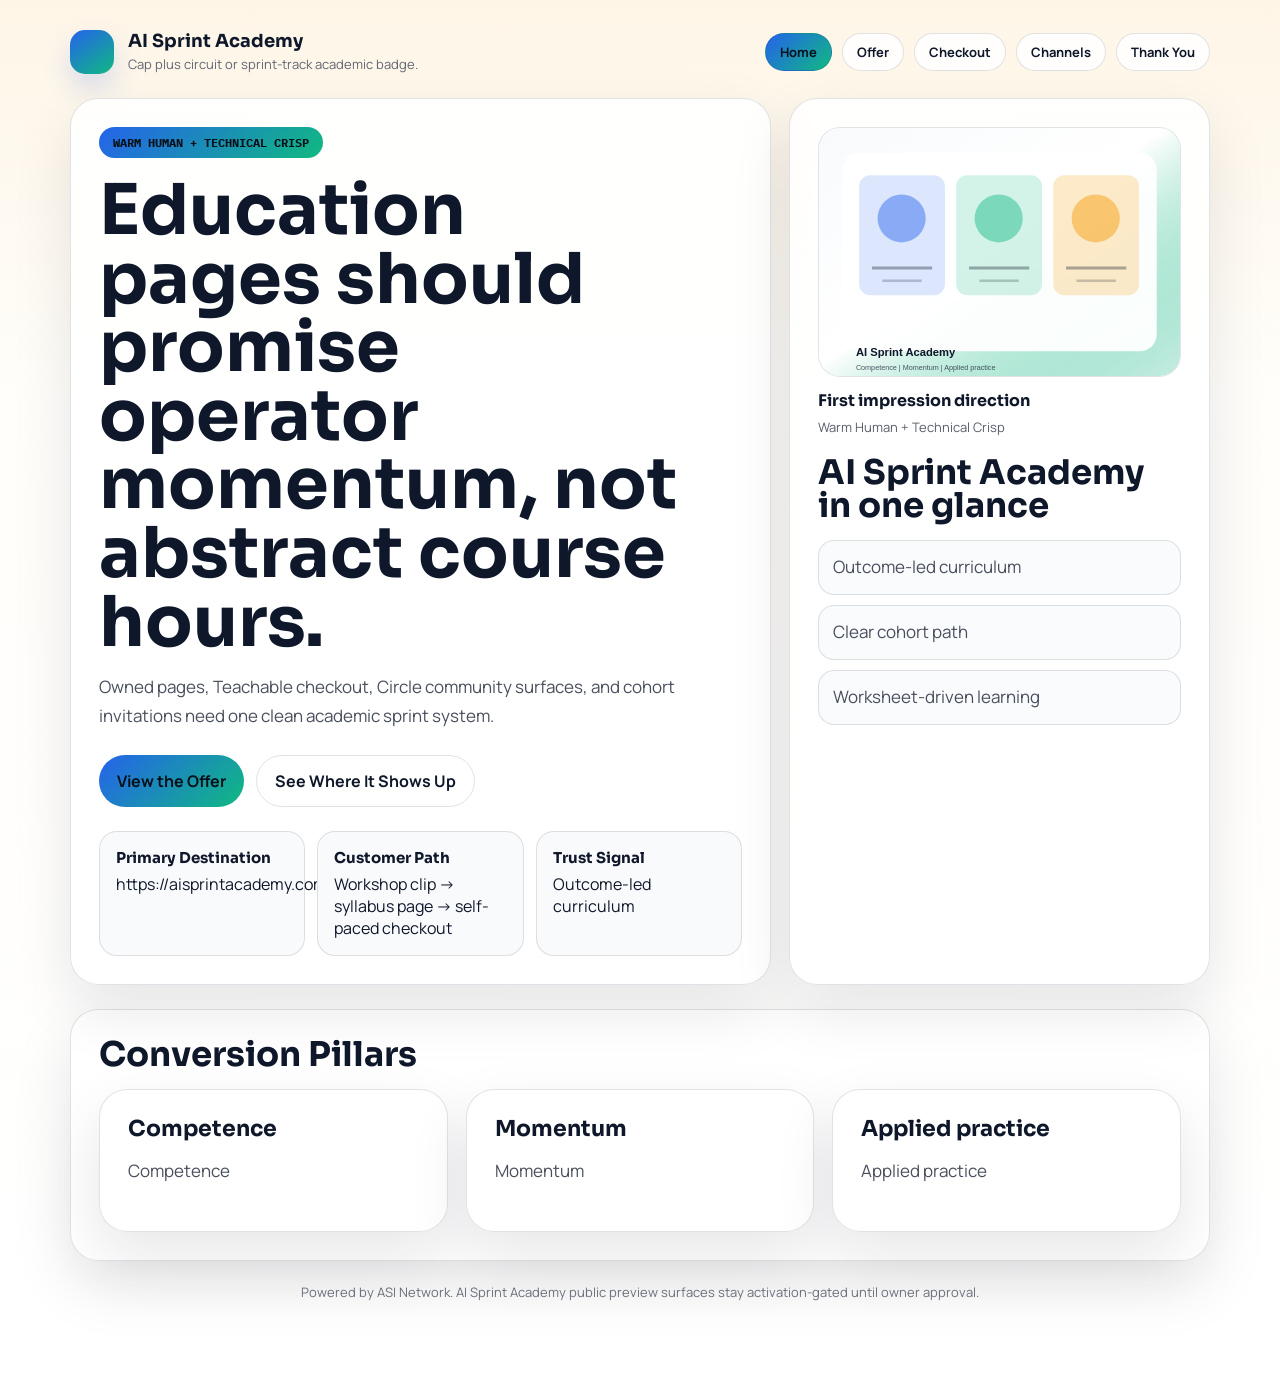
<file: index.html>
<!doctype html>
<html>
<head>
  <meta charset="utf-8" />
  <meta name="viewport" content="width=device-width, initial-scale=1" />
  <title>AI Sprint Academy | Home</title>
  <link rel="preconnect" href="https://fonts.googleapis.com" /><link rel="preconnect" href="https://fonts.gstatic.com" crossorigin /><link href="https://fonts.googleapis.com/css2?family=Sora:wght@400;500;600;700;800&family=Manrope:wght@400;500;600;700;800&family=IBM+Plex+Mono:wght@400;500;600;700;800&display=swap" rel="stylesheet" />
  <link rel="stylesheet" href="./styles.css" />
</head>
<body class="mode-human">
  <main class="page">
    <header class="header">
      <a class="brand" href="./index.html">
        <span class="brand-mark"></span>
        <span class="brand-copy">
          <strong>AI Sprint Academy</strong>
          <span>Cap plus circuit or sprint-track academic badge.</span>
        </span>
      </a>
      <nav class="nav">
        <a class='button primary' href='index.html'>Home</a>
        <a class='button ghost' href='offer.html'>Offer</a>
        <a class='button ghost' href='checkout.html'>Checkout</a>
        <a class='button ghost' href='channels.html'>Channels</a>
        <a class='button ghost' href='thank-you.html'>Thank You</a>
      </nav>
    </header>

    <section class="hero">
      <article class="hero-card">
        <div class="eyebrow">Warm Human + Technical Crisp</div>
        <h1>Education pages should promise operator momentum, not abstract course hours.</h1>
        <p>Owned pages, Teachable checkout, Circle community surfaces, and cohort invitations need one clean academic sprint system.</p>
        <div class="actions">
          <a class="button primary" href="./offer.html">View the Offer</a>
          <a class="button ghost" href="./channels.html">See Where It Shows Up</a>
        </div>
        <div class="meta">
          <div class="meta-card">
            <strong>Primary Destination</strong>
            <span>https://aisprintacademy.com</span>
          </div>
          <div class="meta-card">
            <strong>Customer Path</strong>
            <span>Workshop clip -&gt; syllabus page -&gt; self-paced checkout</span>
          </div>

          <div class="meta-card">
            <strong>Trust Signal</strong>
            <span>Outcome-led curriculum</span>
          </div>
        </div>
      </article>
      <aside class="visual-side">

      <figure class="visual-board visual-human">
        <img class="visual-img" src="[data-uri]" alt="AI Sprint Academy homepage visual system" loading="eager" />
        <figcaption>
          <strong>First impression direction</strong>
          <span>Warm Human + Technical Crisp</span>
        </figcaption>
      </figure>

        <h2>AI Sprint Academy in one glance</h2>
        <ul class="proof-points"><li>Outcome-led curriculum</li><li>Clear cohort path</li><li>Worksheet-driven learning</li></ul>
      </aside>
    </section>
    <section class="panel" style="margin-top:24px;">
      <h2>Conversion Pillars</h2>
      <div class="grid-three" style="margin-top:18px;">
        <article class='offer-card'><h3>Competence</h3><p>Competence</p></article><article class='offer-card'><h3>Momentum</h3><p>Momentum</p></article><article class='offer-card'><h3>Applied practice</h3><p>Applied practice</p></article>
      </div>
    </section>

    <div class="footer-note">Powered by ASI Network. AI Sprint Academy public preview surfaces stay activation-gated until owner approval.</div>
  </main>
</body>
</html>
</file>
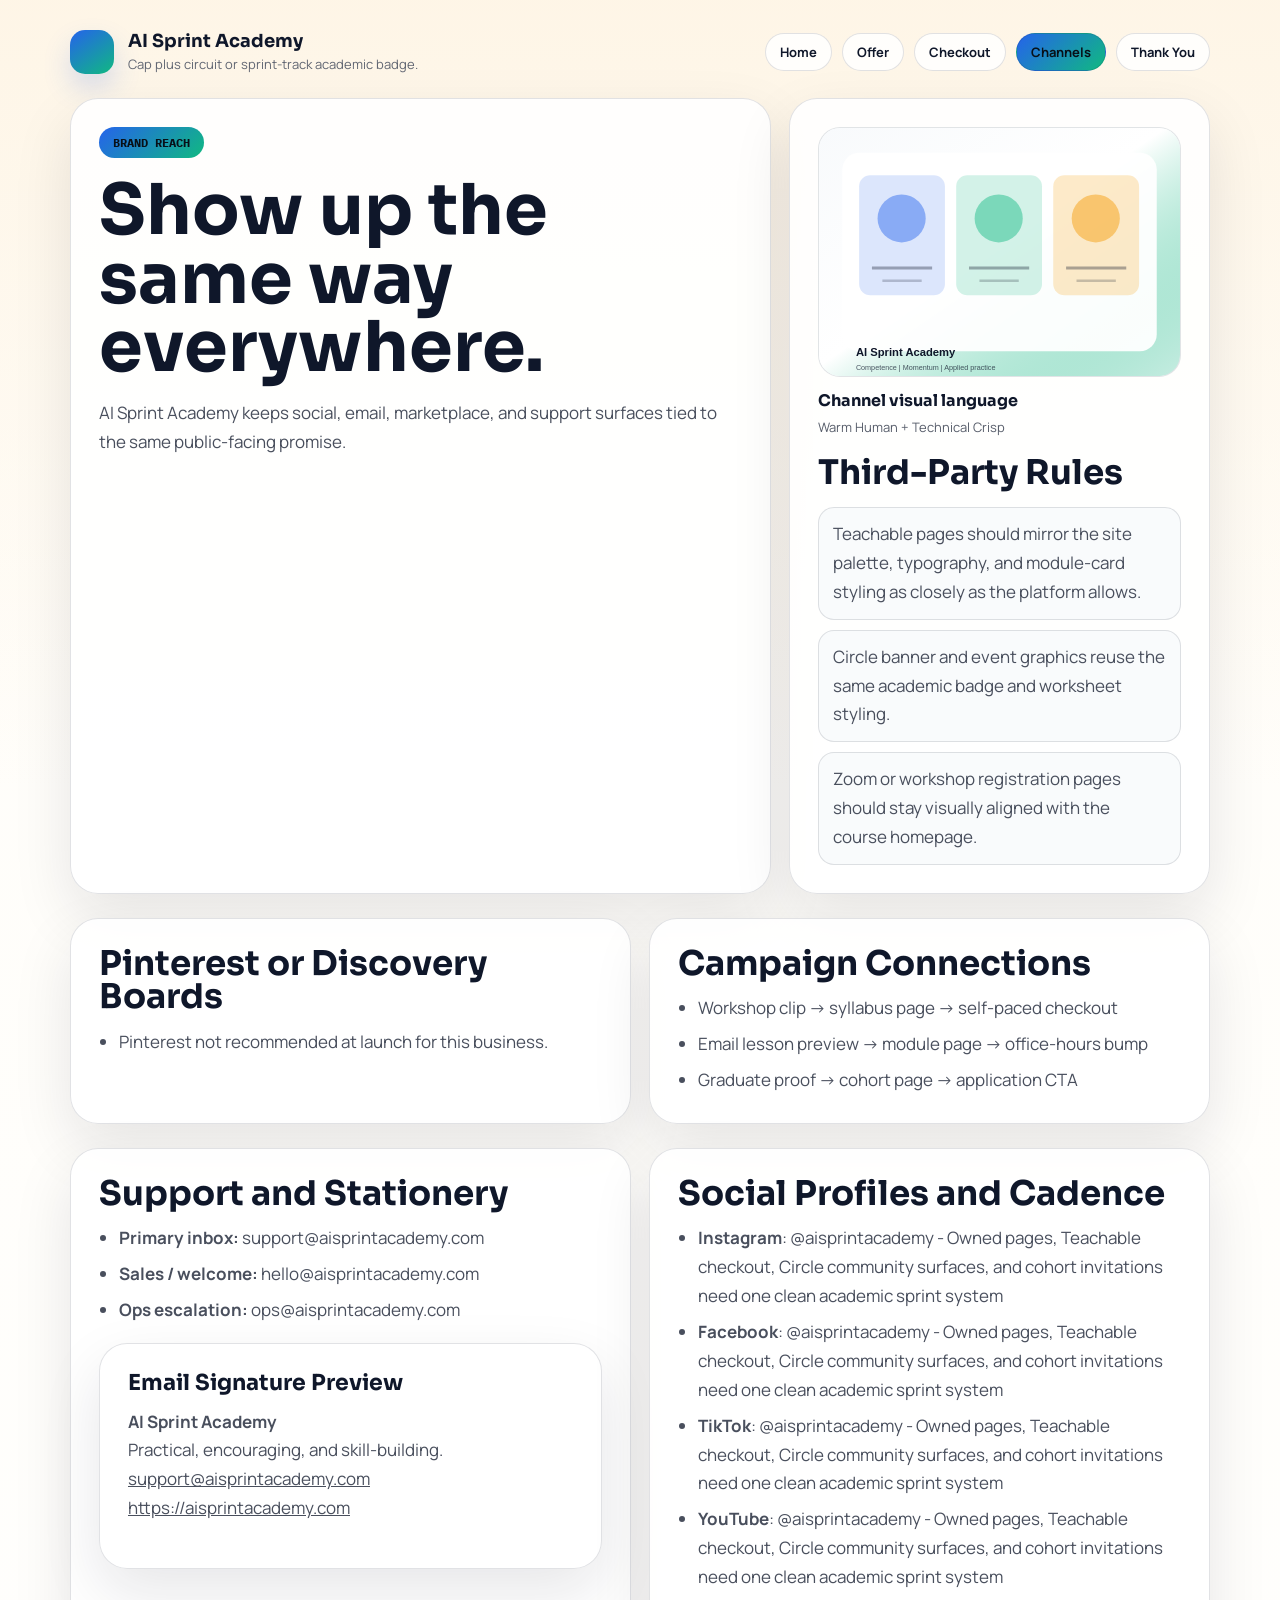
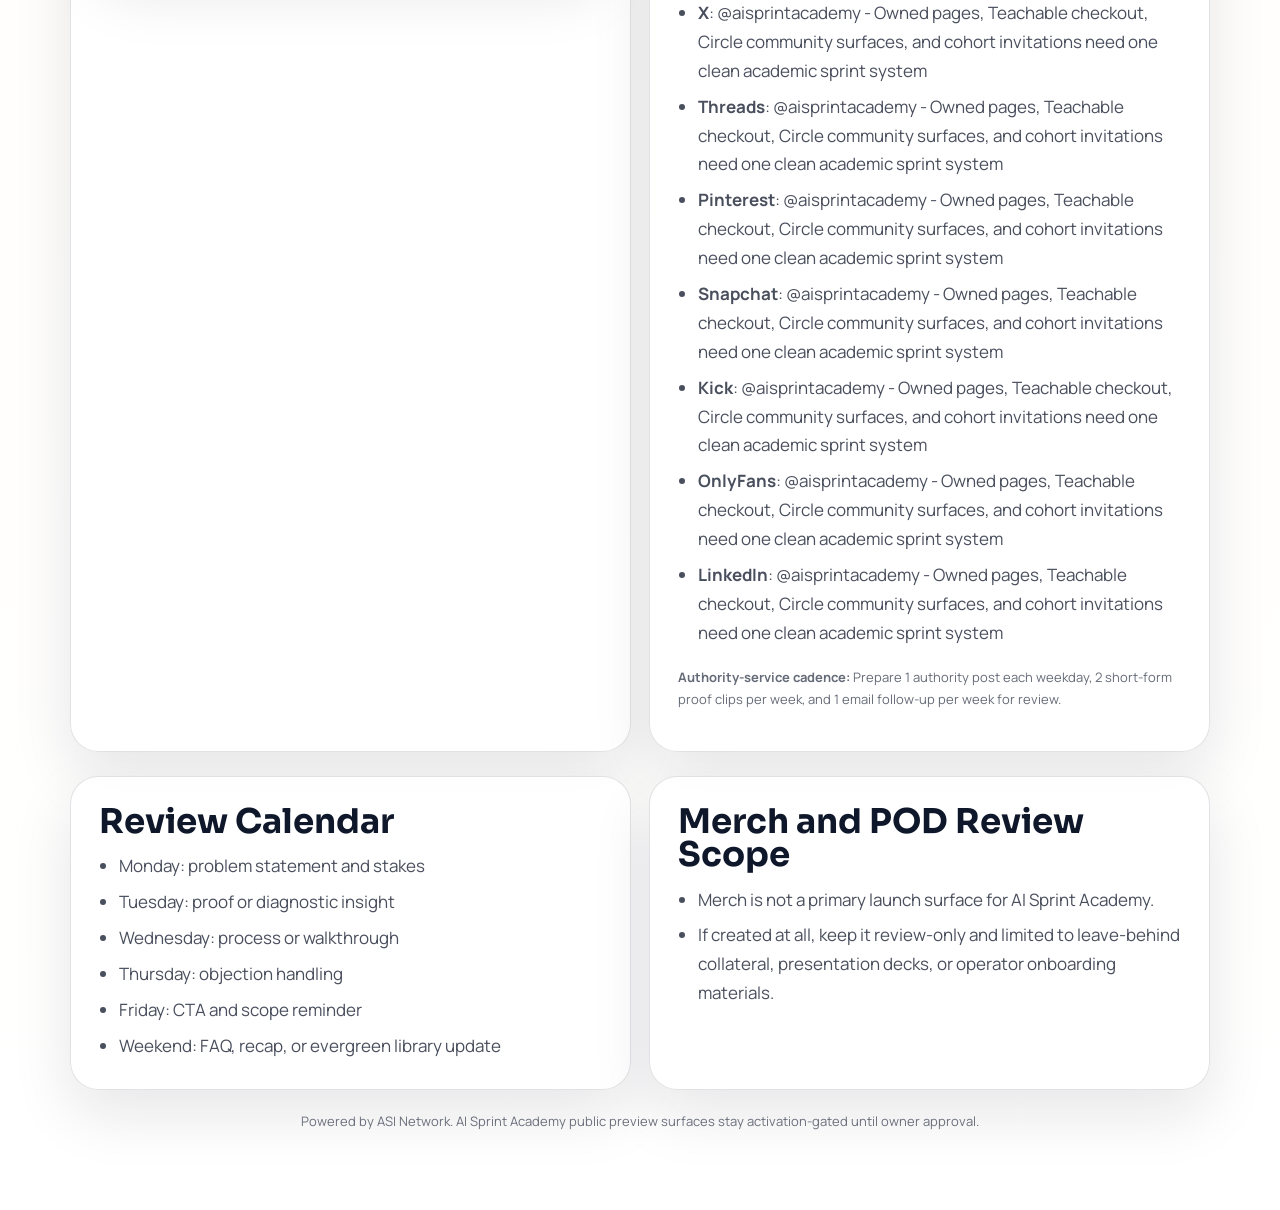
<file: channels.html>
<!doctype html>
<html>
<head>
  <meta charset="utf-8" />
  <meta name="viewport" content="width=device-width, initial-scale=1" />
  <title>AI Sprint Academy | Channels</title>
  <link rel="preconnect" href="https://fonts.googleapis.com" /><link rel="preconnect" href="https://fonts.gstatic.com" crossorigin /><link href="https://fonts.googleapis.com/css2?family=Sora:wght@400;500;600;700;800&family=Manrope:wght@400;500;600;700;800&family=IBM+Plex+Mono:wght@400;500;600;700;800&display=swap" rel="stylesheet" />
  <link rel="stylesheet" href="./styles.css" />
</head>
<body class="mode-human">
  <main class="page">
    <header class="header">
      <a class="brand" href="./index.html">
        <span class="brand-mark"></span>
        <span class="brand-copy">
          <strong>AI Sprint Academy</strong>
          <span>Cap plus circuit or sprint-track academic badge.</span>
        </span>
      </a>
      <nav class="nav">
        <a class='button ghost' href='index.html'>Home</a>
        <a class='button ghost' href='offer.html'>Offer</a>
        <a class='button ghost' href='checkout.html'>Checkout</a>
        <a class='button primary' href='channels.html'>Channels</a>
        <a class='button ghost' href='thank-you.html'>Thank You</a>
      </nav>
    </header>

    <section class="hero">
      <article class="hero-card">
        <div class="eyebrow">Brand Reach</div>
        <h1>Show up the same way everywhere.</h1>
        <p>AI Sprint Academy keeps social, email, marketplace, and support surfaces tied to the same public-facing promise.</p>
      </article>
      <aside class="visual-side">

      <figure class="visual-board visual-human">
        <img class="visual-img" src="[data-uri]" alt="AI Sprint Academy channels visual system" loading="eager" />
        <figcaption>
          <strong>Channel visual language</strong>
          <span>Warm Human + Technical Crisp</span>
        </figcaption>
      </figure>

        <h2>Third-Party Rules</h2>
        <ul class="proof-points"><li>Teachable pages should mirror the site palette, typography, and module-card styling as closely as the platform allows.</li><li>Circle banner and event graphics reuse the same academic badge and worksheet styling.</li><li>Zoom or workshop registration pages should stay visually aligned with the course homepage.</li></ul>
      </aside>
    </section>
    <section class="grid-two" style="margin-top:24px;">
      <section class="panel">
        <h2>Pinterest or Discovery Boards</h2>
        <ul><li>Pinterest not recommended at launch for this business.</li></ul>
      </section>
      <section class="panel">
        <h2>Campaign Connections</h2>
        <ul><li>Workshop clip -&gt; syllabus page -&gt; self-paced checkout</li><li>Email lesson preview -&gt; module page -&gt; office-hours bump</li><li>Graduate proof -&gt; cohort page -&gt; application CTA</li></ul>
      </section>
    </section>
    <section class="grid-two" style="margin-top:24px;">
      <section class="panel">
        <h2>Support and Stationery</h2>
        <ul>
          <li><strong>Primary inbox:</strong> support@aisprintacademy.com</li>
          <li><strong>Sales / welcome:</strong> hello@aisprintacademy.com</li>
          <li><strong>Ops escalation:</strong> ops@aisprintacademy.com</li>
        </ul>
        <div class="offer-card" style="margin-top:18px;">
          <h3>Email Signature Preview</h3>
          <p style="margin-top:14px;"><strong>AI Sprint Academy</strong><br />Practical, encouraging, and skill-building.<br /><a href="mailto:support@aisprintacademy.com">support@aisprintacademy.com</a><br /><a href="https://aisprintacademy.com">https://aisprintacademy.com</a></p>
        </div>
      </section>
      <section class="panel">
        <h2>Social Profiles and Cadence</h2>
        <ul><li><strong>Instagram</strong>: @aisprintacademy - Owned pages, Teachable checkout, Circle community surfaces, and cohort invitations need one clean academic sprint system</li><li><strong>Facebook</strong>: @aisprintacademy - Owned pages, Teachable checkout, Circle community surfaces, and cohort invitations need one clean academic sprint system</li><li><strong>TikTok</strong>: @aisprintacademy - Owned pages, Teachable checkout, Circle community surfaces, and cohort invitations need one clean academic sprint system</li><li><strong>YouTube</strong>: @aisprintacademy - Owned pages, Teachable checkout, Circle community surfaces, and cohort invitations need one clean academic sprint system</li><li><strong>X</strong>: @aisprintacademy - Owned pages, Teachable checkout, Circle community surfaces, and cohort invitations need one clean academic sprint system</li><li><strong>Threads</strong>: @aisprintacademy - Owned pages, Teachable checkout, Circle community surfaces, and cohort invitations need one clean academic sprint system</li><li><strong>Pinterest</strong>: @aisprintacademy - Owned pages, Teachable checkout, Circle community surfaces, and cohort invitations need one clean academic sprint system</li><li><strong>Snapchat</strong>: @aisprintacademy - Owned pages, Teachable checkout, Circle community surfaces, and cohort invitations need one clean academic sprint system</li><li><strong>Kick</strong>: @aisprintacademy - Owned pages, Teachable checkout, Circle community surfaces, and cohort invitations need one clean academic sprint system</li><li><strong>OnlyFans</strong>: @aisprintacademy - Owned pages, Teachable checkout, Circle community surfaces, and cohort invitations need one clean academic sprint system</li><li><strong>LinkedIn</strong>: @aisprintacademy - Owned pages, Teachable checkout, Circle community surfaces, and cohort invitations need one clean academic sprint system</li></ul>
        <p class="micro" style="margin-top:18px;"><strong>Authority-service cadence:</strong> Prepare 1 authority post each weekday, 2 short-form proof clips per week, and 1 email follow-up per week for review.</p>
      </section>
    </section>
    <section class="grid-two" style="margin-top:24px;">
      <section class="panel">
        <h2>Review Calendar</h2>
        <ul><li>Monday: problem statement and stakes</li><li>Tuesday: proof or diagnostic insight</li><li>Wednesday: process or walkthrough</li><li>Thursday: objection handling</li><li>Friday: CTA and scope reminder</li><li>Weekend: FAQ, recap, or evergreen library update</li></ul>
      </section>
      <section class="panel">
        <h2>Merch and POD Review Scope</h2>
        <ul><li>Merch is not a primary launch surface for AI Sprint Academy.</li><li>If created at all, keep it review-only and limited to leave-behind collateral, presentation decks, or operator onboarding materials.</li></ul>
      </section>
    </section>

    <div class="footer-note">Powered by ASI Network. AI Sprint Academy public preview surfaces stay activation-gated until owner approval.</div>
  </main>
</body>
</html>
</file>
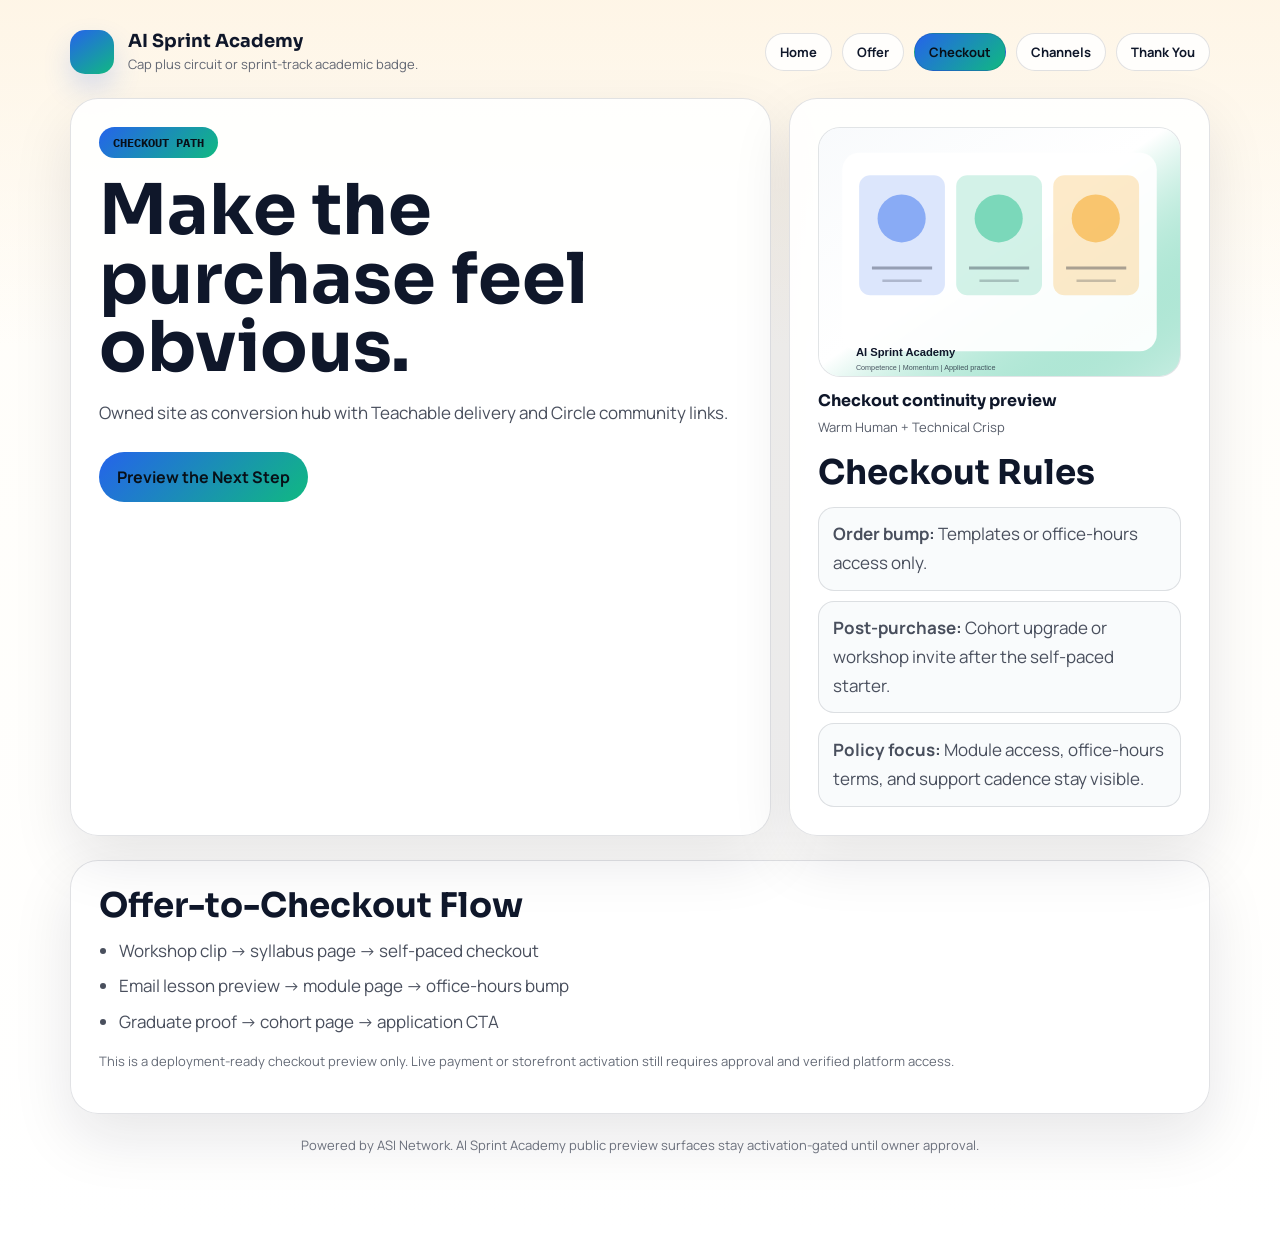
<file: checkout.html>
<!doctype html>
<html>
<head>
  <meta charset="utf-8" />
  <meta name="viewport" content="width=device-width, initial-scale=1" />
  <title>AI Sprint Academy | Checkout</title>
  <link rel="preconnect" href="https://fonts.googleapis.com" /><link rel="preconnect" href="https://fonts.gstatic.com" crossorigin /><link href="https://fonts.googleapis.com/css2?family=Sora:wght@400;500;600;700;800&family=Manrope:wght@400;500;600;700;800&family=IBM+Plex+Mono:wght@400;500;600;700;800&display=swap" rel="stylesheet" />
  <link rel="stylesheet" href="./styles.css" />
</head>
<body class="mode-human">
  <main class="page">
    <header class="header">
      <a class="brand" href="./index.html">
        <span class="brand-mark"></span>
        <span class="brand-copy">
          <strong>AI Sprint Academy</strong>
          <span>Cap plus circuit or sprint-track academic badge.</span>
        </span>
      </a>
      <nav class="nav">
        <a class='button ghost' href='index.html'>Home</a>
        <a class='button ghost' href='offer.html'>Offer</a>
        <a class='button primary' href='checkout.html'>Checkout</a>
        <a class='button ghost' href='channels.html'>Channels</a>
        <a class='button ghost' href='thank-you.html'>Thank You</a>
      </nav>
    </header>

    <section class="hero">
      <article class="hero-card">
        <div class="eyebrow">Checkout Path</div>
        <h1>Make the purchase feel obvious.</h1>
        <p>Owned site as conversion hub with Teachable delivery and Circle community links.</p>
        <div class="actions">
          <a class="button primary" href="./thank-you.html">Preview the Next Step</a>
        </div>
      </article>
      <aside class="visual-side">

      <figure class="visual-board visual-human">
        <img class="visual-img" src="[data-uri]" alt="AI Sprint Academy checkout visual system" loading="eager" />
        <figcaption>
          <strong>Checkout continuity preview</strong>
          <span>Warm Human + Technical Crisp</span>
        </figcaption>
      </figure>

        <h2>Checkout Rules</h2>
        <ul class="proof-points">
          <li><strong>Order bump:</strong> Templates or office-hours access only.</li>
          <li><strong>Post-purchase:</strong> Cohort upgrade or workshop invite after the self-paced starter.</li>
          <li><strong>Policy focus:</strong> Module access, office-hours terms, and support cadence stay visible.</li>
        </ul>
      </aside>
    </section>
    <section class="panel" style="margin-top:24px;">
      <h2>Offer-to-Checkout Flow</h2>
      <ul><li>Workshop clip -&gt; syllabus page -&gt; self-paced checkout</li><li>Email lesson preview -&gt; module page -&gt; office-hours bump</li><li>Graduate proof -&gt; cohort page -&gt; application CTA</li></ul>
      <p class="micro">This is a deployment-ready checkout preview only. Live payment or storefront activation still requires approval and verified platform access.</p>
    </section>

    <div class="footer-note">Powered by ASI Network. AI Sprint Academy public preview surfaces stay activation-gated until owner approval.</div>
  </main>
</body>
</html>
</file>
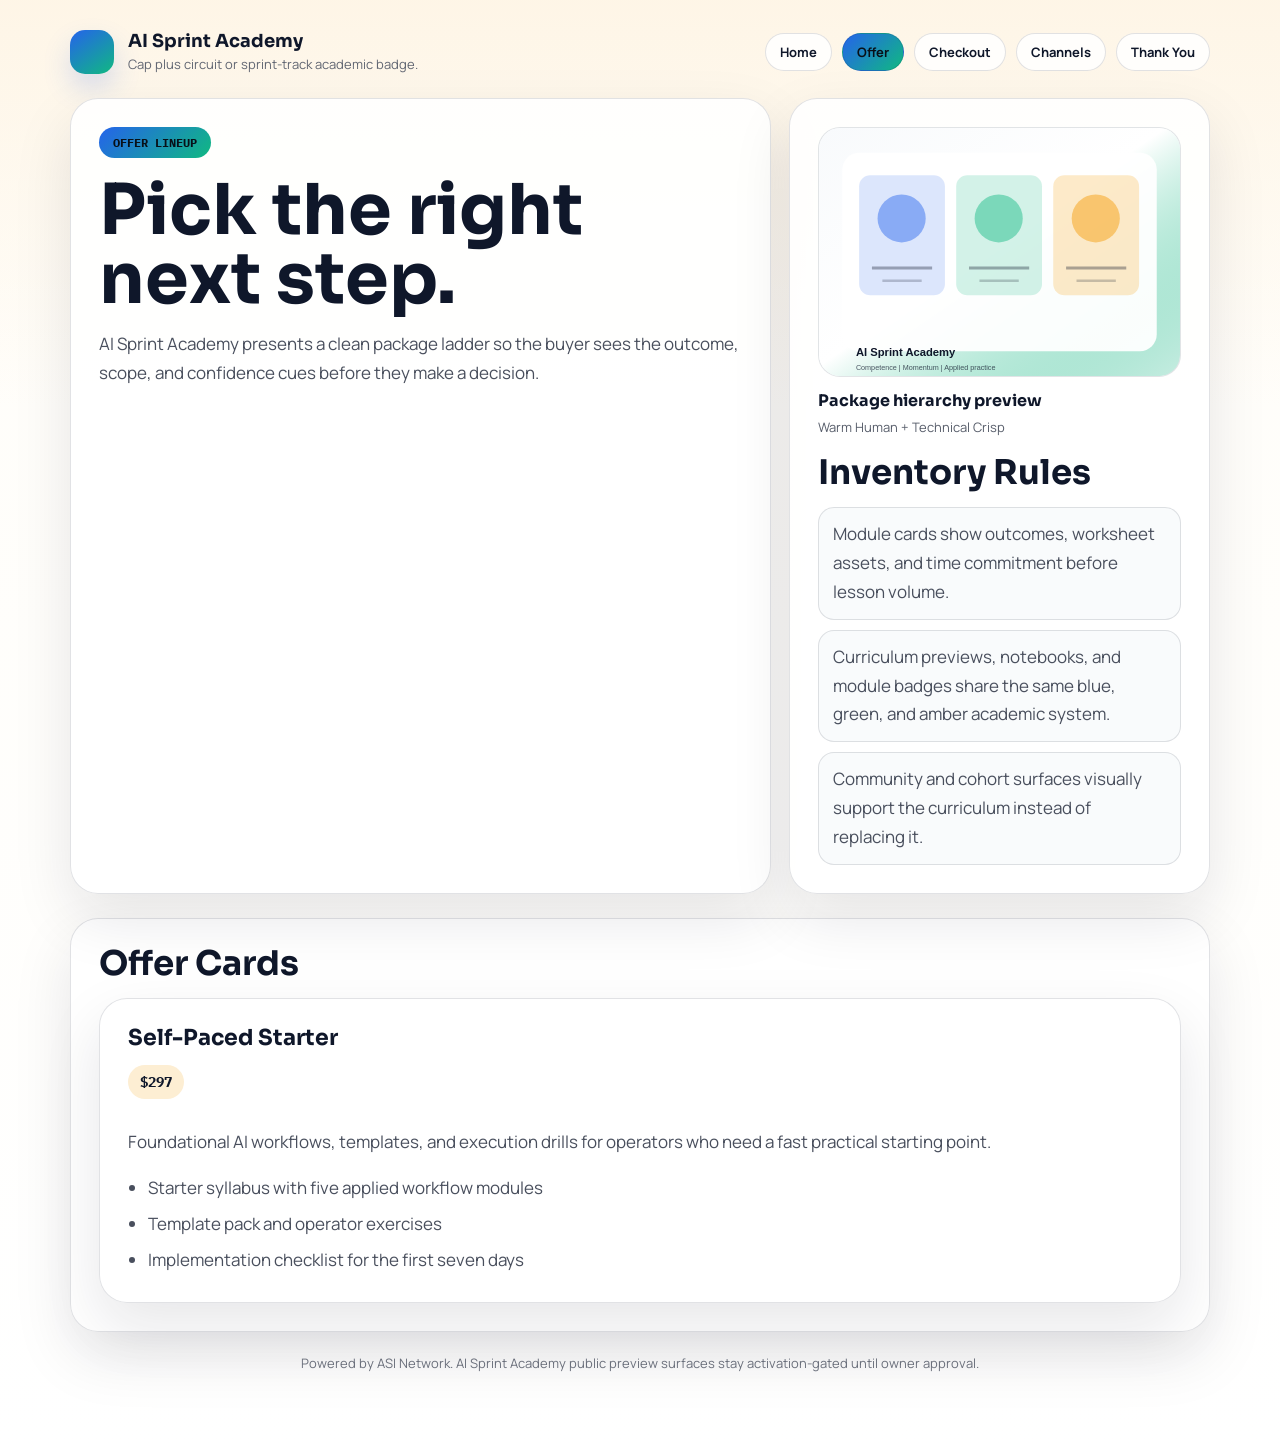
<file: offer.html>
<!doctype html>
<html>
<head>
  <meta charset="utf-8" />
  <meta name="viewport" content="width=device-width, initial-scale=1" />
  <title>AI Sprint Academy | Offer</title>
  <link rel="preconnect" href="https://fonts.googleapis.com" /><link rel="preconnect" href="https://fonts.gstatic.com" crossorigin /><link href="https://fonts.googleapis.com/css2?family=Sora:wght@400;500;600;700;800&family=Manrope:wght@400;500;600;700;800&family=IBM+Plex+Mono:wght@400;500;600;700;800&display=swap" rel="stylesheet" />
  <link rel="stylesheet" href="./styles.css" />
</head>
<body class="mode-human">
  <main class="page">
    <header class="header">
      <a class="brand" href="./index.html">
        <span class="brand-mark"></span>
        <span class="brand-copy">
          <strong>AI Sprint Academy</strong>
          <span>Cap plus circuit or sprint-track academic badge.</span>
        </span>
      </a>
      <nav class="nav">
        <a class='button ghost' href='index.html'>Home</a>
        <a class='button primary' href='offer.html'>Offer</a>
        <a class='button ghost' href='checkout.html'>Checkout</a>
        <a class='button ghost' href='channels.html'>Channels</a>
        <a class='button ghost' href='thank-you.html'>Thank You</a>
      </nav>
    </header>

    <section class="hero">
      <article class="hero-card">
        <div class="eyebrow">Offer Lineup</div>
        <h1>Pick the right next step.</h1>
        <p>AI Sprint Academy presents a clean package ladder so the buyer sees the outcome, scope, and confidence cues before they make a decision.</p>
      </article>
      <aside class="visual-side">

      <figure class="visual-board visual-human">
        <img class="visual-img" src="[data-uri]" alt="AI Sprint Academy offer visual system" loading="eager" />
        <figcaption>
          <strong>Package hierarchy preview</strong>
          <span>Warm Human + Technical Crisp</span>
        </figcaption>
      </figure>

        <h2>Inventory Rules</h2>
        <ul class="proof-points"><li>Module cards show outcomes, worksheet assets, and time commitment before lesson volume.</li><li>Curriculum previews, notebooks, and module badges share the same blue, green, and amber academic system.</li><li>Community and cohort surfaces visually support the curriculum instead of replacing it.</li></ul>
      </aside>
    </section>
    <section class="panel" style="margin-top:24px;">
      <h2>Offer Cards</h2>
      <div class="offer-grid" style="margin-top:18px;"><article class='offer-card'><h3>Self-Paced Starter</h3><div class='price'>$297</div><p>Foundational AI workflows, templates, and execution drills for operators who need a fast practical starting point.</p><ul><li>Starter syllabus with five applied workflow modules</li><li>Template pack and operator exercises</li><li>Implementation checklist for the first seven days</li></ul></article></div>
    </section>

    <div class="footer-note">Powered by ASI Network. AI Sprint Academy public preview surfaces stay activation-gated until owner approval.</div>
  </main>
</body>
</html>
</file>
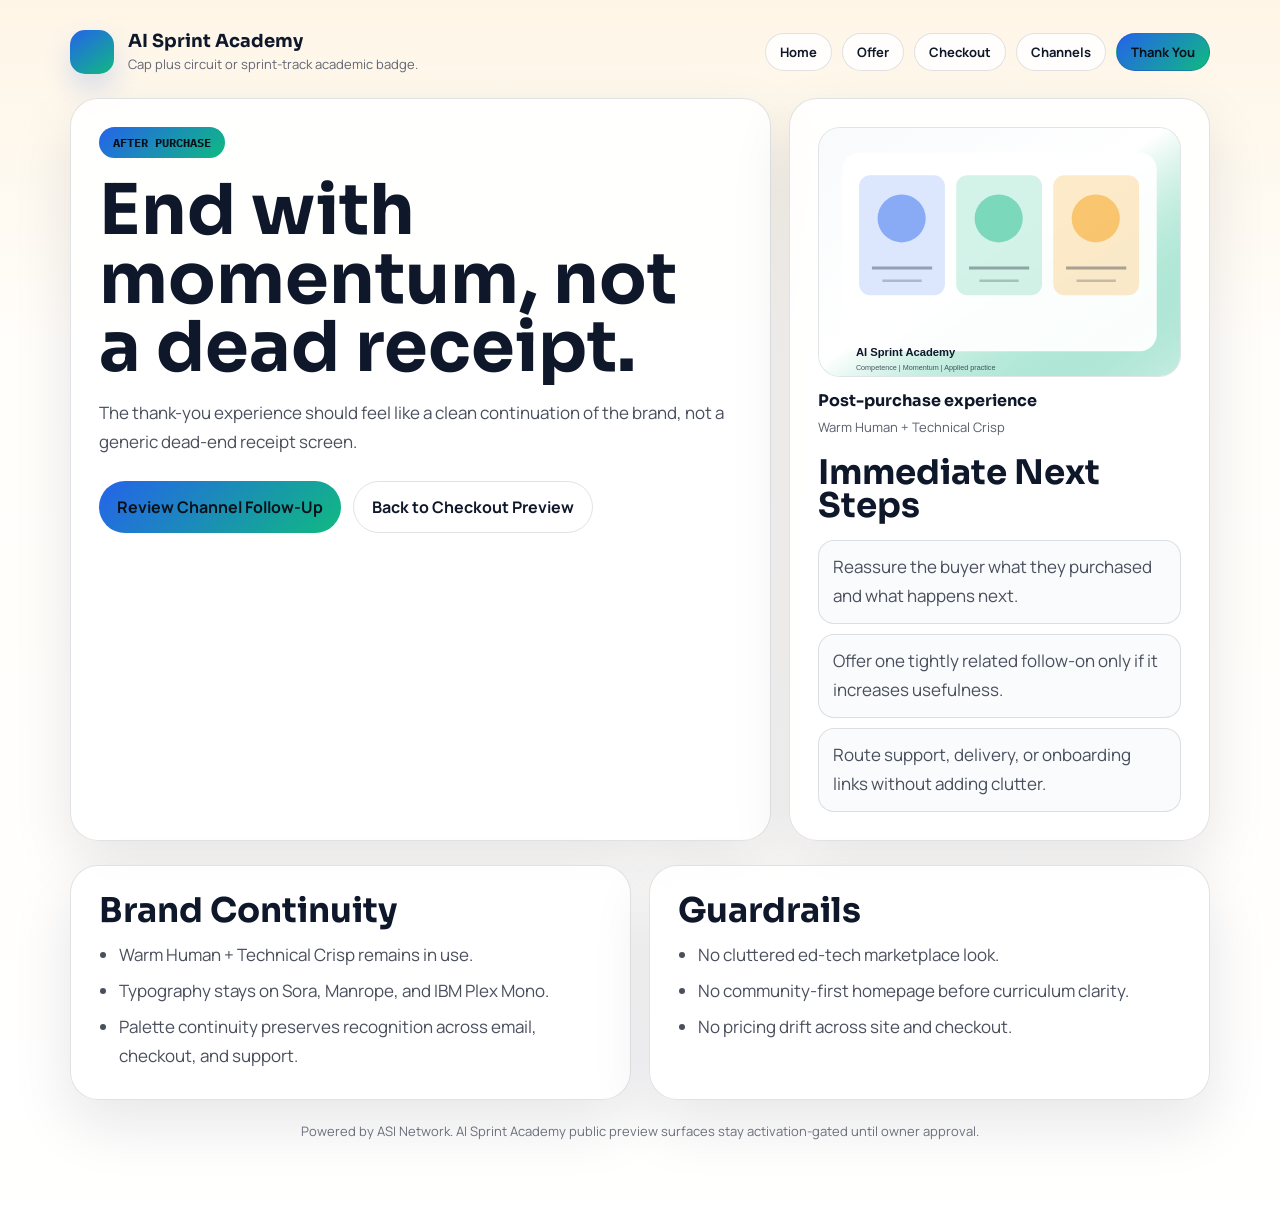
<file: thank-you.html>
<!doctype html>
<html>
<head>
  <meta charset="utf-8" />
  <meta name="viewport" content="width=device-width, initial-scale=1" />
  <title>AI Sprint Academy | Thank You</title>
  <link rel="preconnect" href="https://fonts.googleapis.com" /><link rel="preconnect" href="https://fonts.gstatic.com" crossorigin /><link href="https://fonts.googleapis.com/css2?family=Sora:wght@400;500;600;700;800&family=Manrope:wght@400;500;600;700;800&family=IBM+Plex+Mono:wght@400;500;600;700;800&display=swap" rel="stylesheet" />
  <link rel="stylesheet" href="./styles.css" />
</head>
<body class="mode-human">
  <main class="page">
    <header class="header">
      <a class="brand" href="./index.html">
        <span class="brand-mark"></span>
        <span class="brand-copy">
          <strong>AI Sprint Academy</strong>
          <span>Cap plus circuit or sprint-track academic badge.</span>
        </span>
      </a>
      <nav class="nav">
        <a class='button ghost' href='index.html'>Home</a>
        <a class='button ghost' href='offer.html'>Offer</a>
        <a class='button ghost' href='checkout.html'>Checkout</a>
        <a class='button ghost' href='channels.html'>Channels</a>
        <a class='button primary' href='thank-you.html'>Thank You</a>
      </nav>
    </header>

    <section class="hero">
      <article class="hero-card">
        <div class="eyebrow">After Purchase</div>
        <h1>End with momentum, not a dead receipt.</h1>
        <p>The thank-you experience should feel like a clean continuation of the brand, not a generic dead-end receipt screen.</p>
        <div class="actions">
          <a class="button primary" href="./channels.html">Review Channel Follow-Up</a>
          <a class="button ghost" href="./checkout.html">Back to Checkout Preview</a>
        </div>
      </article>
      <aside class="visual-side">

      <figure class="visual-board visual-human">
        <img class="visual-img" src="[data-uri]" alt="AI Sprint Academy thank you visual system" loading="eager" />
        <figcaption>
          <strong>Post-purchase experience</strong>
          <span>Warm Human + Technical Crisp</span>
        </figcaption>
      </figure>

        <h2>Immediate Next Steps</h2>
        <ul class="proof-points">
          <li>Reassure the buyer what they purchased and what happens next.</li>
          <li>Offer one tightly related follow-on only if it increases usefulness.</li>
          <li>Route support, delivery, or onboarding links without adding clutter.</li>
        </ul>
      </aside>
    </section>
    <section class="grid-two" style="margin-top:24px;">
      <section class="panel">
        <h2>Brand Continuity</h2>
        <ul>
          <li>Warm Human + Technical Crisp remains in use.</li>
          <li>Typography stays on Sora, Manrope, and IBM Plex Mono.</li>
          <li>Palette continuity preserves recognition across email, checkout, and support.</li>
        </ul>
      </section>
      <section class="panel">
        <h2>Guardrails</h2>
        <ul><li>No cluttered ed-tech marketplace look.</li><li>No community-first homepage before curriculum clarity.</li><li>No pricing drift across site and checkout.</li></ul>
      </section>
    </section>

    <div class="footer-note">Powered by ASI Network. AI Sprint Academy public preview surfaces stay activation-gated until owner approval.</div>
  </main>
</body>
</html>
</file>
<file: styles.css>
:root {
  --primary: #2563EB;
  --secondary: #10B981;
  --accent: #F59E0B;
  --ink: #0F172A;
  --surface: #F8FAFC;
  --line: rgba(15, 23, 42, 0.12);
  --display: 'Sora', 'Avenir Next', 'Segoe UI', sans-serif;
  --body: 'Manrope', 'Avenir Next', 'Segoe UI', sans-serif;
  --accent-font: 'IBM Plex Mono', 'Avenir Next', 'Segoe UI', sans-serif;
}
* { box-sizing: border-box; }
body {
  margin: 0;
  font-family: var(--body);
  color: var(--ink);
  background:
    radial-gradient(circle at 0% 0%, color-mix(in srgb, var(--primary) 14%, white), transparent 30%),
    radial-gradient(circle at 100% 0%, color-mix(in srgb, var(--secondary) 14%, white), transparent 30%),
    linear-gradient(180deg, #fffdf8, #ffffff);
}
body.mode-editorial {
  background:
    linear-gradient(180deg, color-mix(in srgb, var(--accent) 12%, white), transparent 26%),
    repeating-linear-gradient(90deg, rgba(15,23,42,.035) 0, rgba(15,23,42,.035) 1px, transparent 1px, transparent 92px),
    linear-gradient(180deg, #fffdf8, #ffffff);
}
body.mode-luxury {
  background:
    linear-gradient(180deg, color-mix(in srgb, var(--surface) 94%, white), #ffffff 70%),
    linear-gradient(90deg, color-mix(in srgb, var(--primary) 8%, white), transparent);
}
body.mode-motion {
  background:
    linear-gradient(135deg, color-mix(in srgb, var(--primary) 12%, white) 0 24%, transparent 24% 100%),
    linear-gradient(180deg, #fffdf8, #ffffff);
}
body.mode-human {
  background:
    linear-gradient(180deg, color-mix(in srgb, var(--accent) 10%, white), transparent 28%),
    linear-gradient(180deg, #fffdf8, #ffffff);
}
body.mode-urgent {
  background:
    linear-gradient(180deg, color-mix(in srgb, var(--primary) 9%, white), transparent 28%),
    linear-gradient(180deg, #f9fbff, #ffffff);
}
a { color: inherit; }
.page { max-width: 1180px; margin: 0 auto; padding: 24px 20px 80px; }
.header { display: flex; flex-wrap: wrap; align-items: center; justify-content: space-between; gap: 12px; padding: 6px 0 24px; }
.brand { display: flex; align-items: center; gap: 14px; text-decoration: none; }
.brand-mark { width: 44px; height: 44px; border-radius: 15px; background: linear-gradient(145deg, var(--primary), var(--secondary)); box-shadow: 0 14px 28px color-mix(in srgb, var(--primary) 18%, transparent); }
.brand-copy strong { display: block; font-family: var(--display); font-size: 18px; line-height: 1; }
.brand-copy span { display: block; margin-top: 5px; font-size: 13px; color: color-mix(in srgb, var(--ink) 66%, white); }
.nav { display: flex; flex-wrap: wrap; gap: 10px; }
.nav a { border: 1px solid var(--line); border-radius: 999px; padding: 9px 14px; text-decoration: none; font-size: 13px; background: rgba(255,255,255,0.84); }
.hero,
.grid-two,
.grid-three,
.offer-grid { display: grid; gap: 18px; }
.hero { grid-template-columns: minmax(0, 1.25fr) minmax(280px, 0.75fr); align-items: stretch; }
.grid-two { grid-template-columns: repeat(2, minmax(0, 1fr)); }
.grid-three { grid-template-columns: repeat(3, minmax(0, 1fr)); }
.offer-grid { grid-template-columns: repeat(auto-fit, minmax(240px, 1fr)); }
.panel,
.hero-card,
.offer-card,
.visual-side { border: 1px solid var(--line); border-radius: 28px; background: rgba(255,255,255,0.88); box-shadow: 0 24px 60px rgba(15,23,42,0.1); }
.hero-card,
.panel,
.offer-card,
.visual-side { padding: 28px; }
.eyebrow { display: inline-flex; border-radius: 999px; padding: 8px 14px; background: linear-gradient(135deg, var(--primary), var(--secondary)); color: #081018; font-family: var(--accent-font); font-size: 12px; font-weight: 700; letter-spacing: 0; text-transform: uppercase; }
h1, h2, h3 { margin: 0; font-family: var(--display); line-height: 0.98; letter-spacing: 0; }
h1 { margin-top: 18px; font-size: clamp(40px, 7vw, 70px); max-width: 11ch; }
h2 { font-size: clamp(24px, 4vw, 34px); }
h3 { font-size: 22px; }
p, li { color: color-mix(in srgb, var(--ink) 76%, white); line-height: 1.7; font-size: 17px; }
.actions { display: flex; flex-wrap: wrap; gap: 12px; margin-top: 24px; }
.button { display: inline-flex; align-items: center; justify-content: center; text-decoration: none; border-radius: 999px; padding: 14px 18px; font-weight: 700; }
.button.primary { background: linear-gradient(135deg, var(--primary), var(--secondary)); color: #081018; }
.button.ghost { border: 1px solid var(--line); }
.meta { display: grid; gap: 12px; grid-template-columns: repeat(3, minmax(0, 1fr)); margin-top: 24px; }
.meta-card { border-radius: 18px; padding: 16px; background: color-mix(in srgb, var(--surface) 92%, white); border: 1px solid var(--line); }
.meta-card strong { display: block; font-family: var(--display); font-size: 15px; margin-bottom: 6px; }
.price { display: inline-block; margin: 16px 0 12px; padding: 8px 12px; border-radius: 999px; background: color-mix(in srgb, var(--accent) 18%, white); font-family: var(--accent-font); font-size: 14px; font-weight: 700; letter-spacing: 0; text-transform: uppercase; }
.micro { font-size: 13px; color: color-mix(in srgb, var(--ink) 64%, white); }
.visual-side { display: grid; gap: 18px; align-content: start; }
.visual-board { margin: 0; }
.visual-img {
  display: block;
  width: 100%;
  aspect-ratio: 1.45;
  object-fit: cover;
  border-radius: 22px;
  border: 1px solid rgba(15, 23, 42, 0.1);
  background: color-mix(in srgb, var(--surface) 90%, white);
}
.visual-board figcaption {
  display: grid;
  gap: 5px;
  margin-top: 12px;
  color: color-mix(in srgb, var(--ink) 70%, white);
  font-size: 13px;
  line-height: 1.5;
}
.visual-board strong { color: var(--ink); font-family: var(--display); font-size: 16px; }
.proof-points { display: grid; gap: 10px; margin-top: 0; padding-left: 0; list-style: none; }
.proof-points li { margin: 0; padding: 12px 14px; border-radius: 16px; background: color-mix(in srgb, var(--surface) 90%, white); border: 1px solid var(--line); }
ul { margin: 14px 0 0; padding-left: 20px; }
li + li { margin-top: 7px; }
.footer-note { margin-top: 22px; font-size: 13px; text-align: center; color: color-mix(in srgb, var(--ink) 62%, white); }
@media (max-width: 960px) {
  .hero, .grid-two, .grid-three, .meta { grid-template-columns: 1fr; }
  h1 { max-width: none; }
}
@media (max-width: 720px) {
  .page { padding: 18px 16px 72px; }
  .hero-card, .panel, .offer-card, .visual-side { padding: 22px; border-radius: 24px; }
  .button { width: 100%; }
}
</file>
